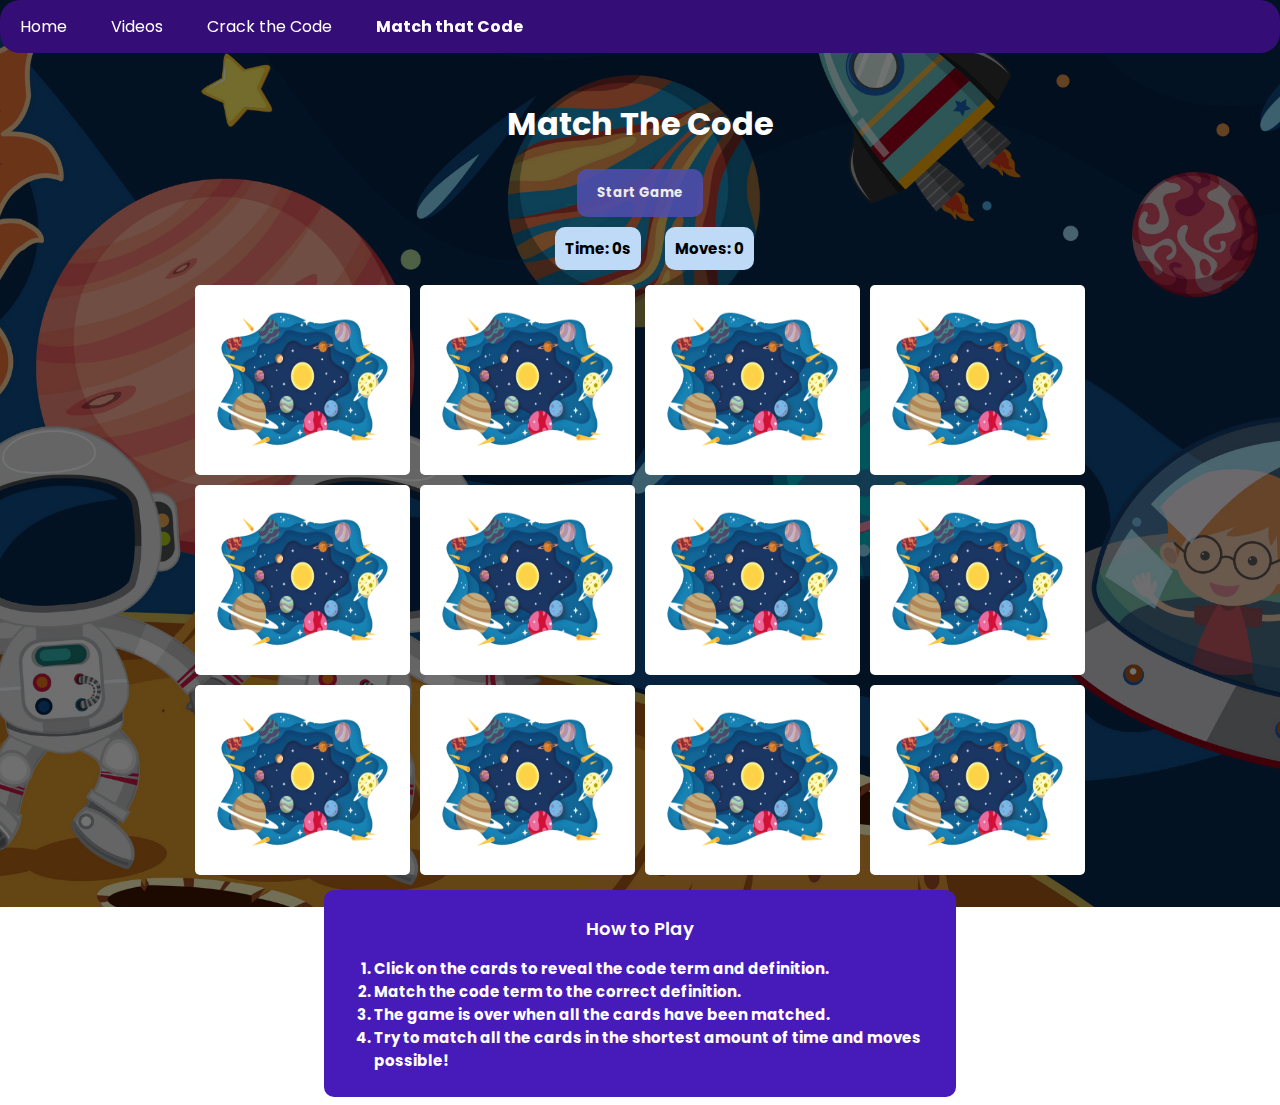
<file: match.html>
<!DOCTYPE html>
<html lang="en">

<head>
	<meta charset="UTF-8">
	<meta name="viewport" content="width=device-width, initial-scale=1.0">
	<link rel="icon" href="images/favicon.ico">
	<link rel="stylesheet" href="css/reset.css">
	<link rel="stylesheet" href="css/style.css">
    <link rel="preconnect" href="https://fonts.googleapis.com">
    <link rel="preconnect" href="https://fonts.gstatic.com" crossorigin>
    <link href="https://fonts.googleapis.com/css2?family=Poppins:ital,wght@0,100;0,200;0,300;0,400;0,500;0,600;0,700;0,800;0,900;1,100;1,200;1,300;1,400;1,500;1,600;1,700;1,800;1,900&display=swap" rel="stylesheet">
	<title>Code Playground</title>
</head>
</head>

<body class="match-page">
	<header>
		<nav>
			<ul>
				<li><a href = "index.html">Home</a></li>
                <li><a href = "videos.html">Videos</a></li>
				<li><a href = "crackcode.html">Crack the Code</a></li>
                <li class="active"><a href = "match.html">Match that Code </a></li>
			</ul>
		</nav>
	</header>
		
		<div class="memory-game"></div>
		<h1>Match The Code</h1>
		<button id="start-game">Start Game</button>
		<p id="timer">Time: 0s</p>
		<p id="score">Moves: 0</p>
		
		<audio id="matchSound" src="images/correct.wav"></audio>
		<audio id="incorrectsound" src="images/wrong.wav"></audio>
		</div>

		<body>
			<section class="card-container">
			  <div class="memory-card" data-framework="psuedo">
				<img class="front-face" src="images/1.png" alt="Psuedo-Class Word" />
				<img class="back-face" src="images/723613bb-5c0f-4485-9a97-db3f0862ab84.53bd35548a9bf6209557e26e7cfa4f4d.png" alt="Outerspace Clipart" />
			  </div>
			  <div class="memory-card" data-framework="psuedo">
				<img class="front-face" src="images/2.png" alt="Psuedo-Class Definition" />
				<img class="back-face" src="images/723613bb-5c0f-4485-9a97-db3f0862ab84.53bd35548a9bf6209557e26e7cfa4f4d.png" alt="Outerspace Clipart" />
			  </div>
		  
			  <div class="memory-card" data-framework="html">
				<img class="front-face" src="images/3.png" alt="HTML Word" />
				<img class="back-face" src="images/723613bb-5c0f-4485-9a97-db3f0862ab84.53bd35548a9bf6209557e26e7cfa4f4d.png" alt="Outerspace Clipart" />
			  </div>
			  <div class="memory-card" data-framework="html">
				<img class="front-face" src="images/4.png" alt="HTML Definition" />
				<img class="back-face" src="images/723613bb-5c0f-4485-9a97-db3f0862ab84.53bd35548a9bf6209557e26e7cfa4f4d.png" alt="Outerspace Clipart" />
			  </div>
		  
			  <div class="memory-card" data-framework="css">
				<img class="front-face" src="images/css.png" alt="CSS Word" />
				<img class="back-face" src="images/723613bb-5c0f-4485-9a97-db3f0862ab84.53bd35548a9bf6209557e26e7cfa4f4d.png" alt="Outerspace Clipart" />
			  </div>
			  <div class="memory-card" data-framework="css">
				<img class="front-face" src="images/css (2).png" alt="CSS Definition" />
				<img class="back-face" src="images/723613bb-5c0f-4485-9a97-db3f0862ab84.53bd35548a9bf6209557e26e7cfa4f4d.png" alt="Outerspace Clipart" />
			  </div>
		  
			  <div class="memory-card" data-framework="selector">
				<img class="front-face" src="images/selector.png" alt="Selector Definition" />
				<img class="back-face" src="images/723613bb-5c0f-4485-9a97-db3f0862ab84.53bd35548a9bf6209557e26e7cfa4f4d.png" alt="Outerspace Clipart" />
			  </div>
			  <div class="memory-card" data-framework="selector">
				<img class="front-face" src="images/selector (2).png" alt="Selector Word" />
				<img class="back-face" src="images/723613bb-5c0f-4485-9a97-db3f0862ab84.53bd35548a9bf6209557e26e7cfa4f4d.png" alt="Outerspace Clipart" />
			  </div>
		  
			  <div class="memory-card" data-framework="block">
				<img class="front-face" src="images/block.png" alt="Block Word" />
				<img class="back-face" src="images/723613bb-5c0f-4485-9a97-db3f0862ab84.53bd35548a9bf6209557e26e7cfa4f4d.png" alt="Outerspace Clipart" />
			  </div>
			  <div class="memory-card" data-framework="block">
				<img class="front-face" src="images/block (2).png" alt="Block Definition" />
				<img class="back-face" src="images/723613bb-5c0f-4485-9a97-db3f0862ab84.53bd35548a9bf6209557e26e7cfa4f4d.png" alt="Outerspace Clipart" />
			  </div>
		  
			  <div class="memory-card" data-framework="overflow">
				<img class="front-face" src="images/overflow.png" alt="overflow word" />
				<img class="back-face" src="images/723613bb-5c0f-4485-9a97-db3f0862ab84.53bd35548a9bf6209557e26e7cfa4f4d.png" alt="Outerspace Clipart" />
			  </div>
			  <div class="memory-card" data-framework="overflow">
				<img class="front-face" src="images/overflow (2).png" alt="overflow definition" />
				<img class="back-face" src="images/723613bb-5c0f-4485-9a97-db3f0862ab84.53bd35548a9bf6209557e26e7cfa4f4d.png" alt="Outerspace Clipart" />
			  </div>
			</section>

			<div class="rules">
				<h2>How to Play</h2>
					<ol>
						<li> Click on the cards to reveal the code term and definition.</li>
						<li> Match the code term to the correct definition.</li>
						<li> The game is over when all the cards have been matched.</li>
						<li> Try to match all the cards in the shortest amount of time and moves possible!</li>
					</ol>
			</div>
		  
			<script src="scripts.js"></script>
		  </body>
		  </html>
</file>
<file: css/style.css>
* {
    font-family: Poppins, sans-serif;
    margin: 10;
    padding: 10;
    box-sizing: border-box;
}
 h1 {
    text-align: center;
    color: #350d77;
    margin-top: 20px;
    margin-top: 100px;
}
/* Index Page Styling */
.intro h2 {
    text-align: center;
    color: #ffffff;
    margin-top: 20px;
}

.intro p {
    color: #ffffff;
    text-align: center;
    margin-top: 20px;
    max-width: 900px; 
    margin-left: auto;
    margin-right: auto;
}

video {
    width: 100%; 
    max-width: 800px; 
    height: auto; 
    display: block; 
    margin: 0 auto; 
    outline: none; 
    border-radius: 10px;
    border:#5219ae 3px solid;
    box-shadow: 0 4px 8px rgba(0, 0, 0, 0.1); 
  }

body.main-page {
    background-image: url('../images/5502490.jpg');
    background-color: rgba(0, 0, 0, 0.5);
    background-size: cover;
    background-repeat: no-repeat;
    background-position: center;
    background-attachment: fixed;
}

body.main-page h1 {
    color: #ffffff;
}

.games {
    display: grid;
    grid-template-columns: repeat(auto-fit, minmax(300px, 1fr));
    gap: 20px;
}

.game img {
    width: 100%;
    border-radius: 5px;
}

.game h3 {
    margin-top: 10px;
    font-size: 1.5em;
}

.game {
    display: grid;
    place-items: center; /* Center content horizontally and vertically */
    background-color: white;
    padding: 20px;
    border-radius: 10px;
    box-shadow: 0 4px 8px rgba(0, 0, 0, 0.1);
    transition: box-shadow 0.3s ease;
}

.game .button {
    margin-top: 10px;
    padding: 10px 20px;
    background-color: #350d77;
    color: white;
    text-decoration: none;
    border-radius: 5px;
    text-align: center;
    cursor: pointer;
    transition: background-color 0.3s;
}

.game .button:hover {
    background-color: #655074;
}

.game p {
    font-size: 15px;
    color: #000000;
}

/* Navigation Bar Styling */
    nav {
        background-color: #350d77;
        overflow: hidden;
        position: fixed;
        top: 0;
        left: 0;
        width: 100%;
        z-index: 1000;
        border-radius: 20px;
    }

  nav ul {
    margin: 0;
    padding: 0;
    list-style-type: none;
  }

  nav ul li {
    display: inline;
  }

  nav ul li a {
    color: white;
    text-decoration: none;
    padding: 14px 20px;
    display: inline-block;
    font-weight: normal;
    text-align: left;
  }

  nav ul li a:hover {
    text-decoration: underline;
  }

  nav ul li.active a {
    font-weight: bold;
  }

/* Signup Form Styling */
  input[type=text] {
  width: 70%;
  padding: 15px;
  margin: 5px 0 22px 0;
  display: flex;
  border: none;
  background: #f1f1f1;
}

input[type=text]:focus {
  border: solid 1px #4d94cf;
}

hr {
  border: 2px solid #2174b8;
  margin-bottom: 25px;
}

button {
  background-color: #2174b8;
  color: white;
  padding: 14px 20px;
  margin: 8px 0;
  border: none;
  cursor: pointer;
  width: auto;
  opacity: 0.9;
}

button:hover {
  opacity:2;
}

.cancelbtn {
  padding: 14px 20px;
  background-color: #595e63;
}

.cancelbtn, .button{
  float: left;
  width: 20%;
  margin-right: 10px;
}

.container {
  padding: 16px;
}

form {
    background-color: #ffffff;
    padding: 20px;
    border-radius: 10px;
    margin: 0 auto;
    width: 50%;
    height: 500px;  
    margin-top: 20px;
}

.container h3 {
    text-align: center;
    color: #350d77;
}

.container p {
    text-align: center;
    color: #000000;
}


/* footer */
.footer {
    background-color: #2174b8;
    margin-top: 20px;
    color: #fff;
    text-align: center;
    padding: 10px;
    position: fixed;
    left: 0;
    bottom: 0;
    width: 100%;
}

footer p {
    color: #fff;
    text-align: center;
}

/*matching game styling*/
body.match-page {
    background-image: url('../images/matchinggamebg.png');
    /* make transparent */
    background-color: rgba(255, 255, 255, 0.5);
    background-size: cover;
    background-repeat: no-repeat;
    background-position: center;
    background-attachment: fixed;
    h1 {
      color: #ffffff;
    }
    }

  .card-container {
    width: 900px;
    height: 600px;
    margin: auto;
    display: flex;
    flex-wrap: wrap;
    perspective: 1000px;
    background-image: url();
  }
  
  .memory-card {
    width: calc(25% - 10px);
    height: calc(33.333% - 10px);
    margin: 5px;
    position: relative;
    transform: scale(1);
    transform-style: preserve-3d;
    transition: transform .5s;
  }
  
  .memory-card:active {
    transform: scale(0.97);
    transition: transform .2s;
  }
  
  .memory-card.flip {
    transform: rotateY(180deg);
  }
  
  .front-face,
  .back-face {
    width: 100%;
    height: 100%;
    padding: 20px;
    position: absolute;
    border-radius: 5px;
    background: #ffffff;
    backface-visibility: hidden;
  }
  
  .front-face {
    transform: rotateY(180deg);
  }

  #start-game {
    background-color: #4e4eab;
    color: white;
    padding: 14px 20px;
    margin: 10px auto;
    width: auto;
    margin: 0 auto;
    border-radius: 10px;
    font-weight: bold;
    cursor: pointer;
    display: block;
  }

  #timer, #score {
    font-size: 15px;
    font-weight: bold;
    margin: 10px;
    display: inline-block;
    padding: 10px;
    background-color: #bedaf6;
    border-radius: 10px;
    position: relative;
    left: 42.5%;
  }

  .rules {
    font-size: 15px;
    font-weight: bold;
    margin: auto;
    padding: 10px;
    background-color: #471aba;
    color: white;
    border-radius: 10px;
    width: 50%;
    margin-top: 10px;
  }

    .rules h2 {
        text-align: center;
        align-items: center;
        color: white;
    }

/* video page styling */
.video-top {
    display: flex;
    justify-content: center;
    align-items: center;
    flex-direction: column;
    gap: 20px;
    margin-top: 20px;
    background-image: url('../images/kids-7462927_1280.png');
    background-size: cover;
    background-repeat: no-repeat;
    background-position: center;
    background-attachment: fixed;
}

.video-page {
    display: grid;
    grid-template-columns: 1fr 1fr 1fr;
    justify-content: center; 
    gap: 20px;
}

.video-box {
    width: 300px;
    border-radius: 10px;
    overflow: hidden;
    box-shadow: 0 4px 8px rgba(0, 0, 0, 0.1); 
    transition: transform 0.3s ease;
    background-color: #ffffff; 
}

.video-box:hover {
    transform: translateY(-5px); 
}

.video-box video {
    width: 100%;
    height: 200px;
    object-fit: cover; 
    border-radius: 10px 10px 0 0;
}

h2 {
    font-size: 18px;
    font-weight: 600;
    text-align: center;
    color: #350d77;
}

.video-box h3 {
    font-size: 18px;
    font-weight: 600;
    text-align: center;
    color: #350d77;
}

.video-box p {
    font-size: 14px;
    line-height: 1.5;
    text-align: center;
    color: #000000;
}
</file>
